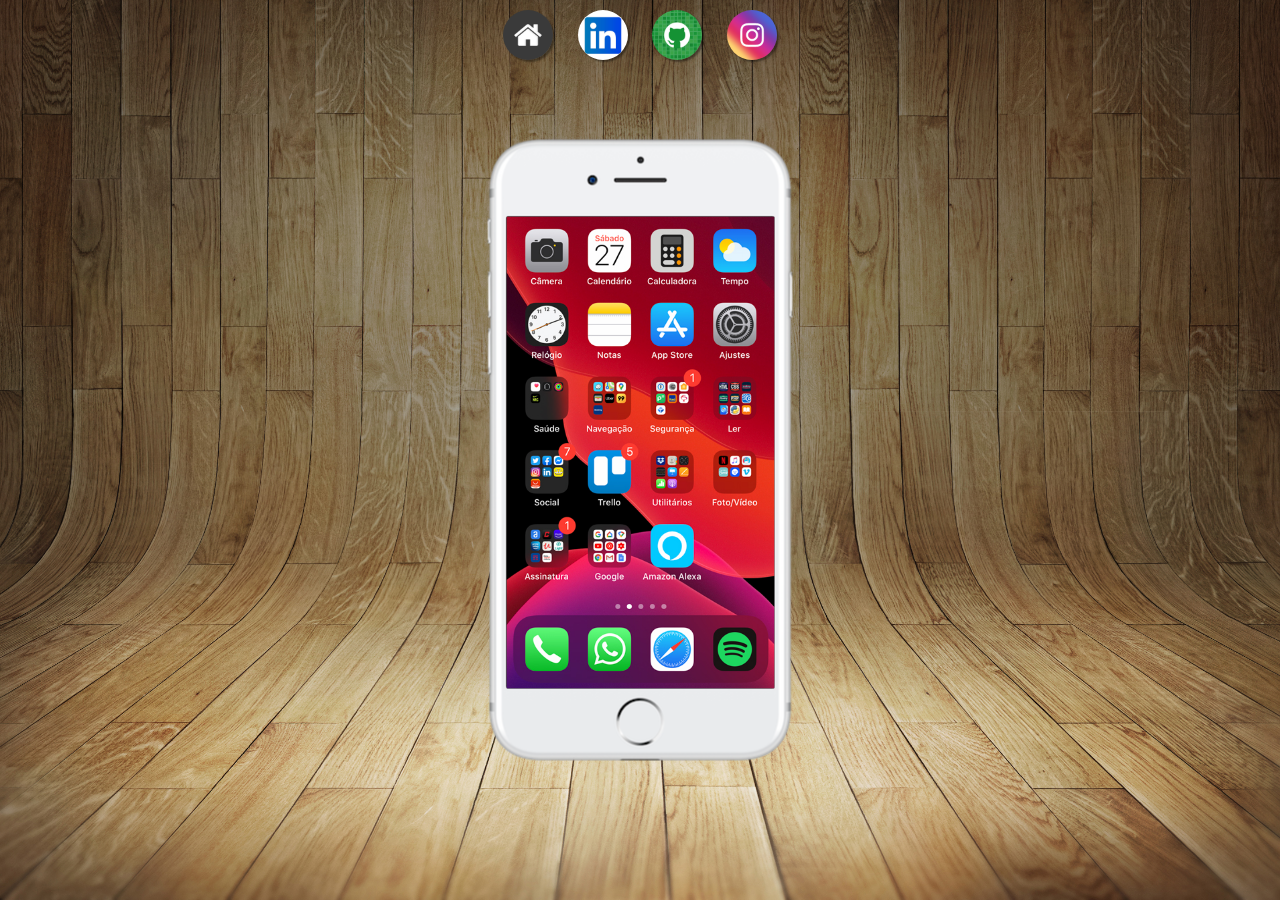
<file: index.html>
<!DOCTYPE html>
<html lang="pt-br">
<head>
    <meta charset="UTF-8">
    <meta name="viewport" content="width=device-width, initial-scale=1.0">
    <title>Projeto Rede Socias</title>
    <link rel="shortcut icon" href="favicon.ico" type="image/x-icon">
    <link rel="stylesheet" href="estilos/style.css">
</head>
<body>
    <main>
        <section id="telefone">
            <iframe src="home.html" name="tela" id="tela" frameborder="0"></iframe>

        </section>
        <section id="redes-sociais">
            <a href="home.html" target="tela"><img src="imagens/logo-home.jpg" alt="home"></a>
            <a href="linkedin.html" target="tela"><img src="imagens/logo-linkedin.jpg" alt="linkedin"></a>
            <a href="github.html" target="tela"><img src="imagens/logo-github.jpg" alt="github"></a>
            <a href="instagram.html" target="tela"><img src="imagens/logo-instagram.jpg" alt="instagram"></a>
            
            

        </section>
    </main>
</body>
</html>
</file>
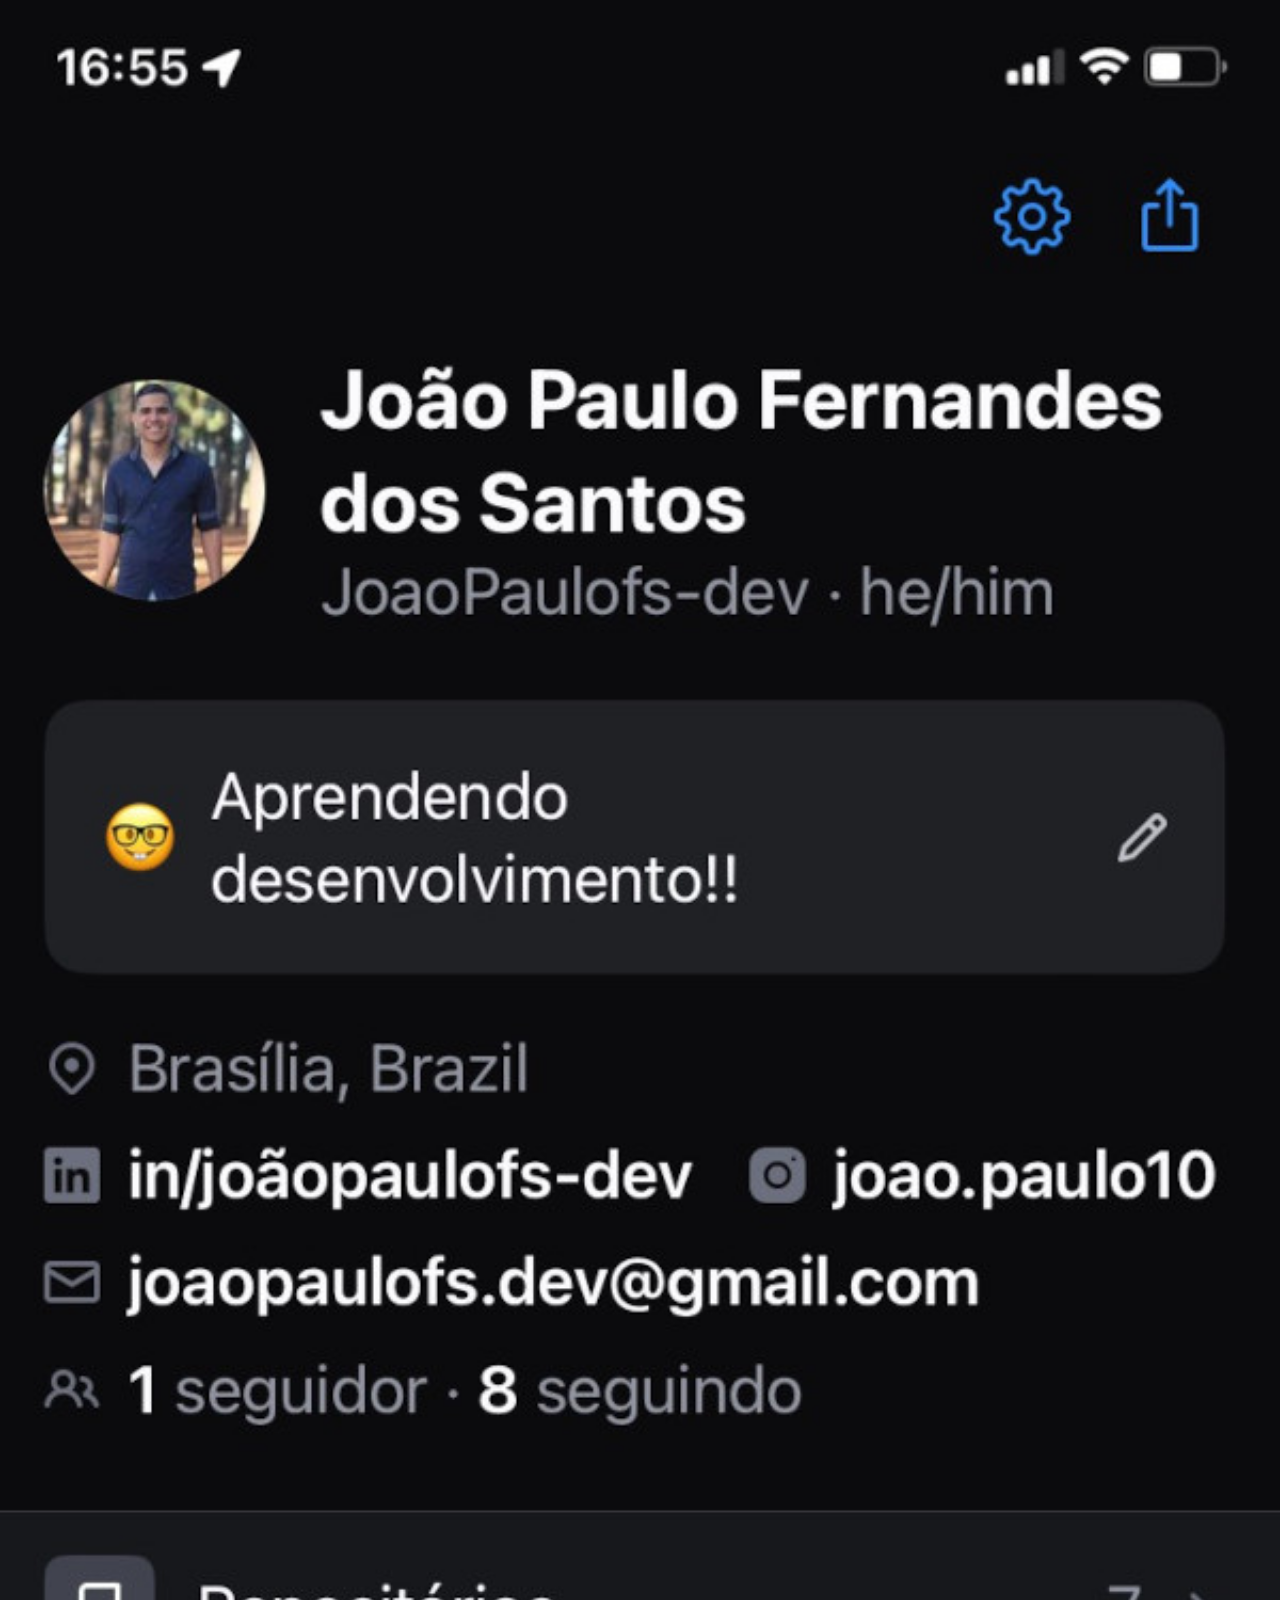
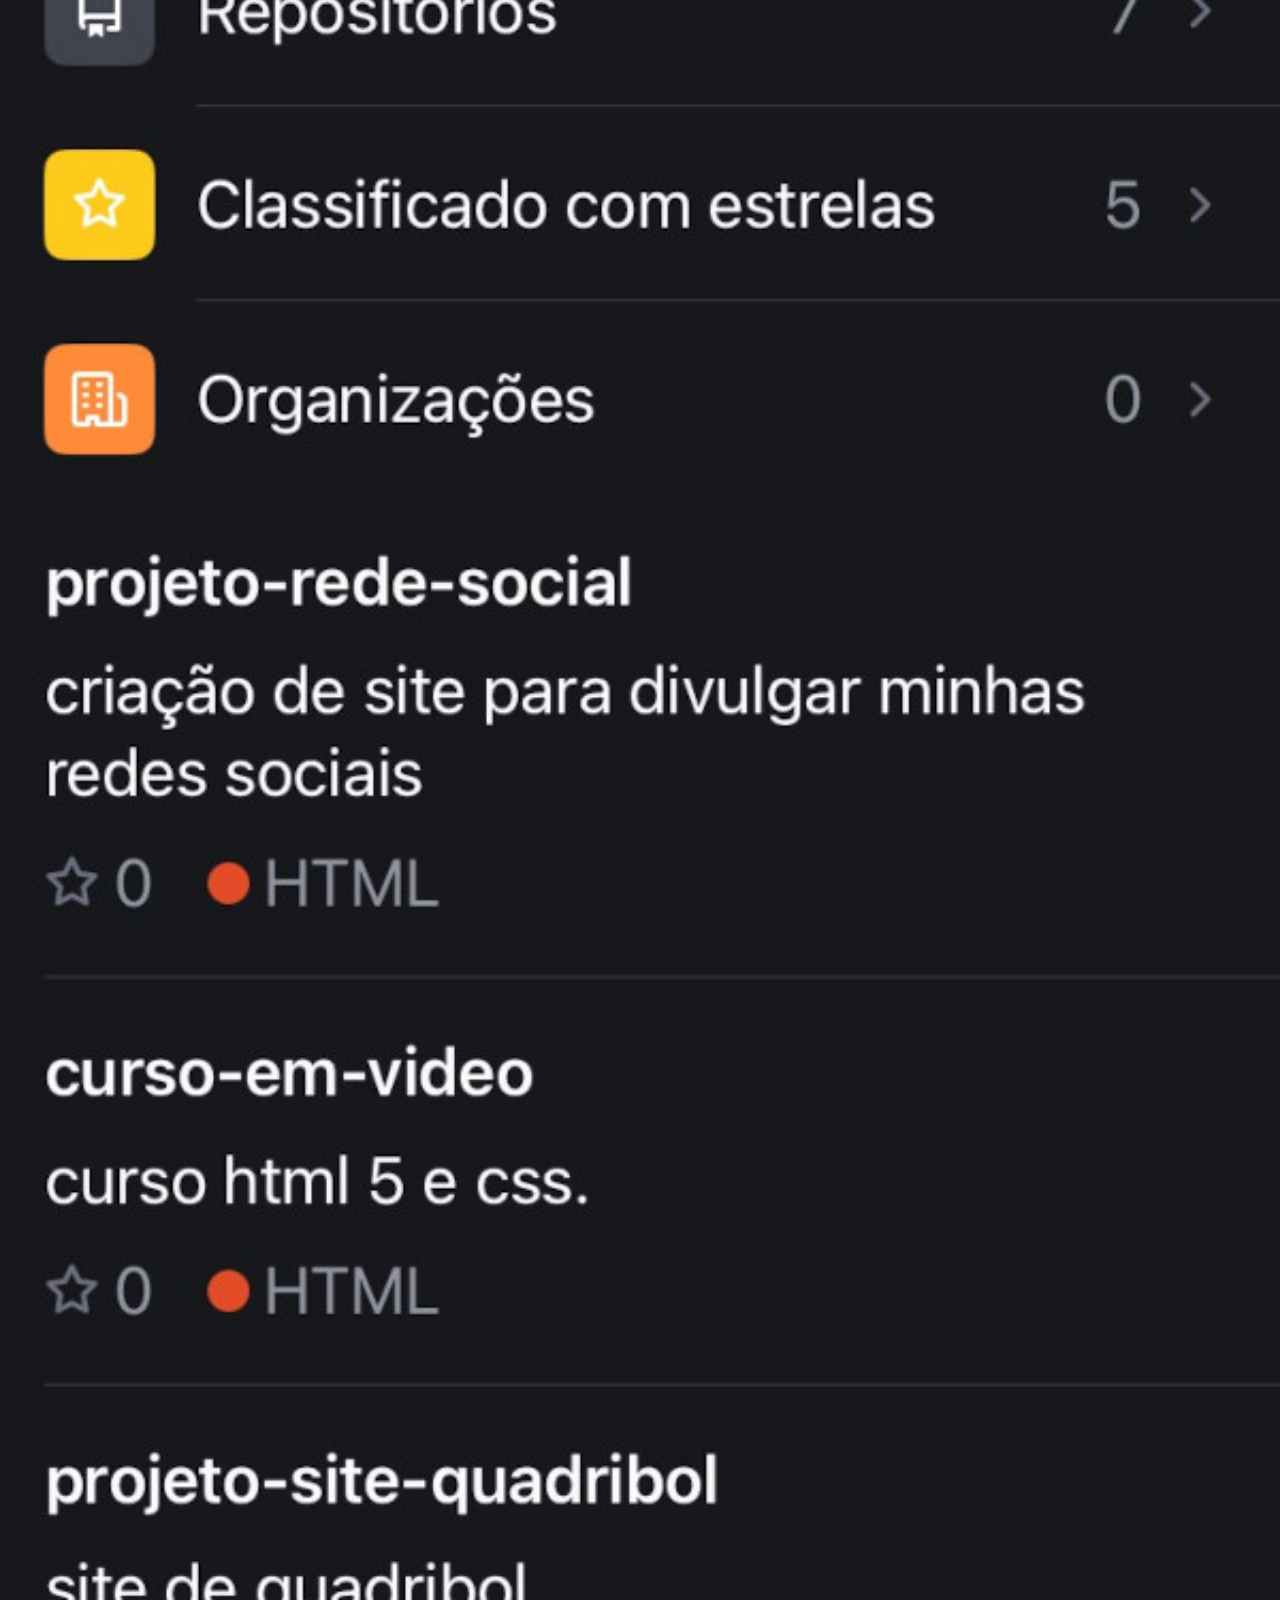
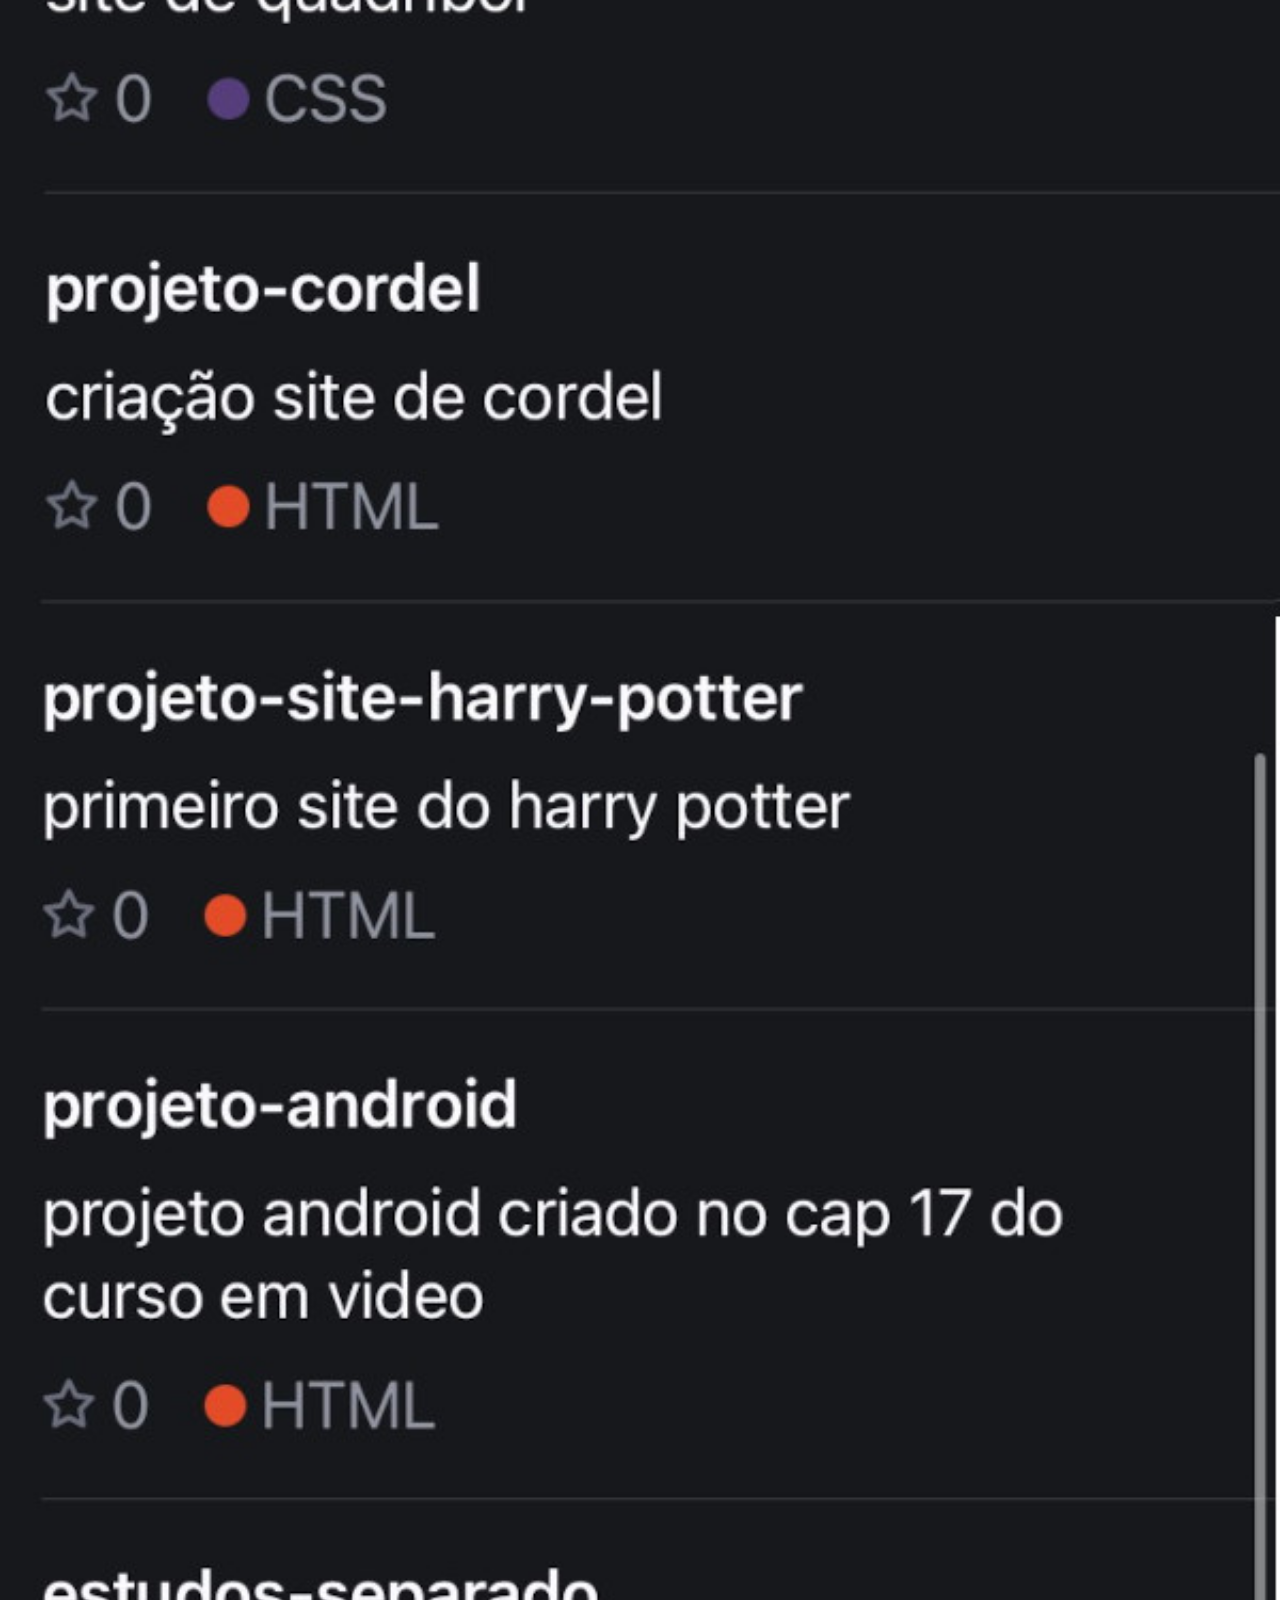
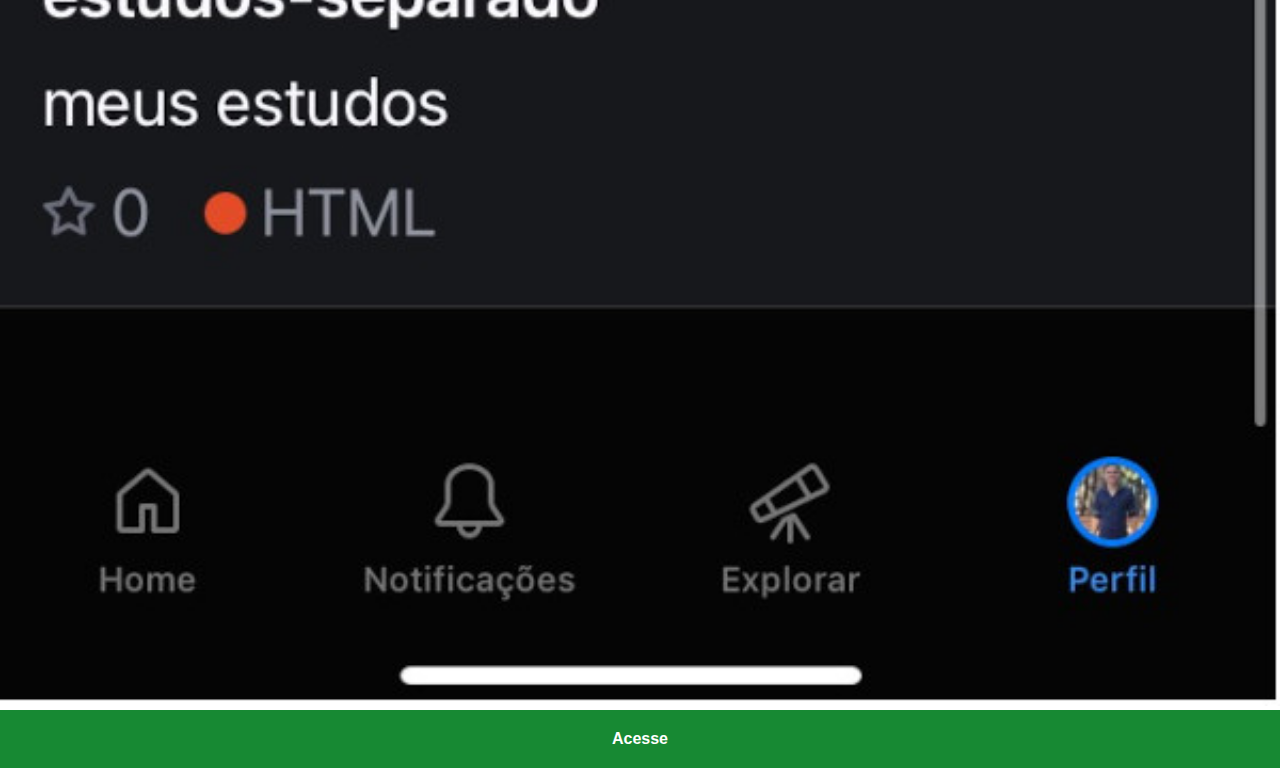
<file: github.html>
<!DOCTYPE html>
<html lang="pt-br">
<head>
    <meta charset="UTF-8">
    <meta name="viewport" content="width=device-width, initial-scale=1.0">
    <title>GitHub</title>
    <link rel="stylesheet" href="estilos/social.css">
</head>
<body>
    <img src="imagens/tela-github-jp.jpeg" alt="github">
    <a href="https://github.com/JoaoPaulofs-dev" target="_blank" class="gh">Acesse</a>
</body>
</html>
</file>
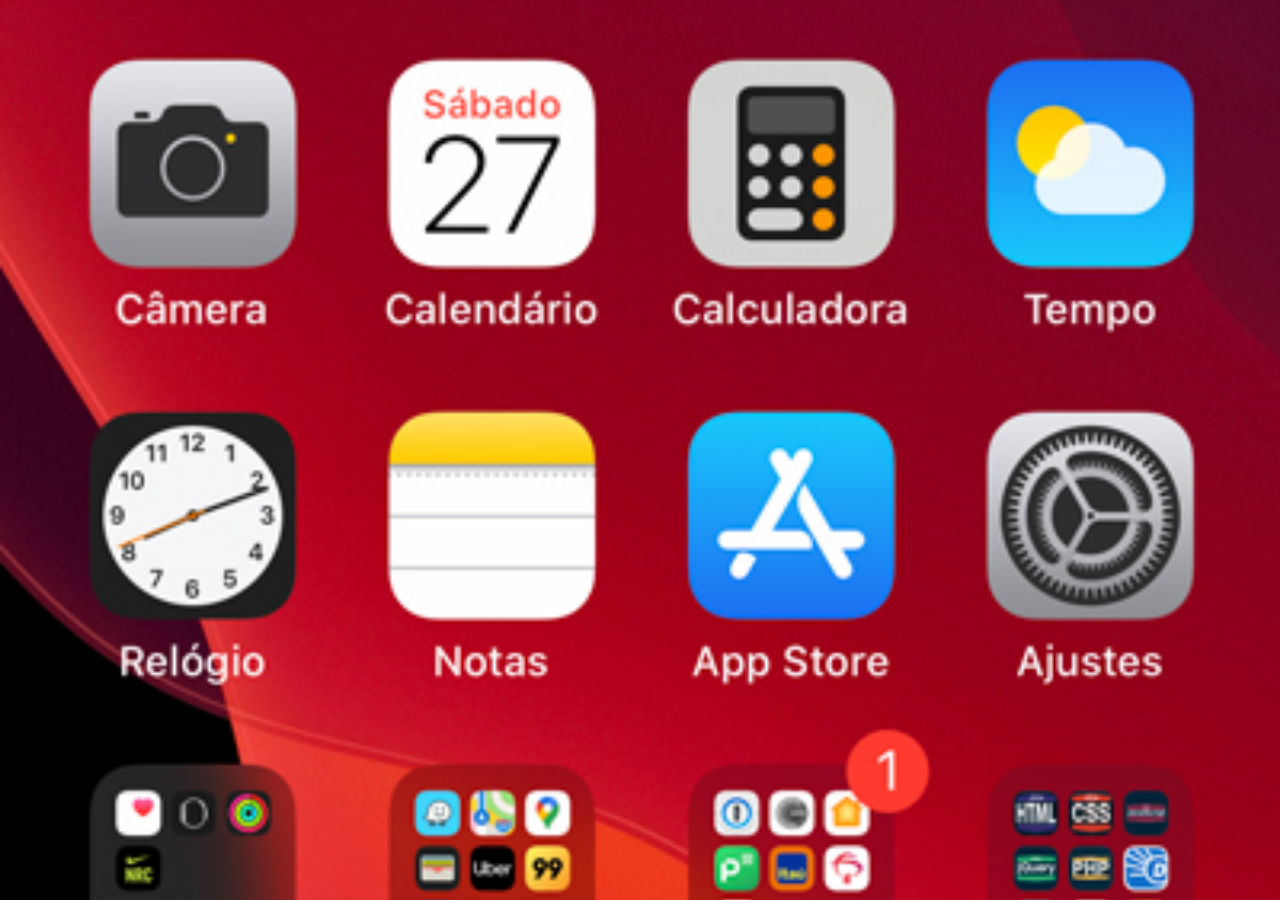
<file: home.html>
<!DOCTYPE html>
<html lang="pt-br">
<head>
    <meta charset="UTF-8">
    <meta name="viewport" content="width=device-width, initial-scale=1.0">
    <title>home</title>
    <style>
        *{
            margin: 0px;
            padding: 0px;
        }
        body{
            height: 100vh;
            width: 100vw;
            background: black url('imagens/tela-home.jpg') no-repeat top center;
            background-size: cover;
        }
    </style>
</head>
<body>
    
</body>
</html>
</file>
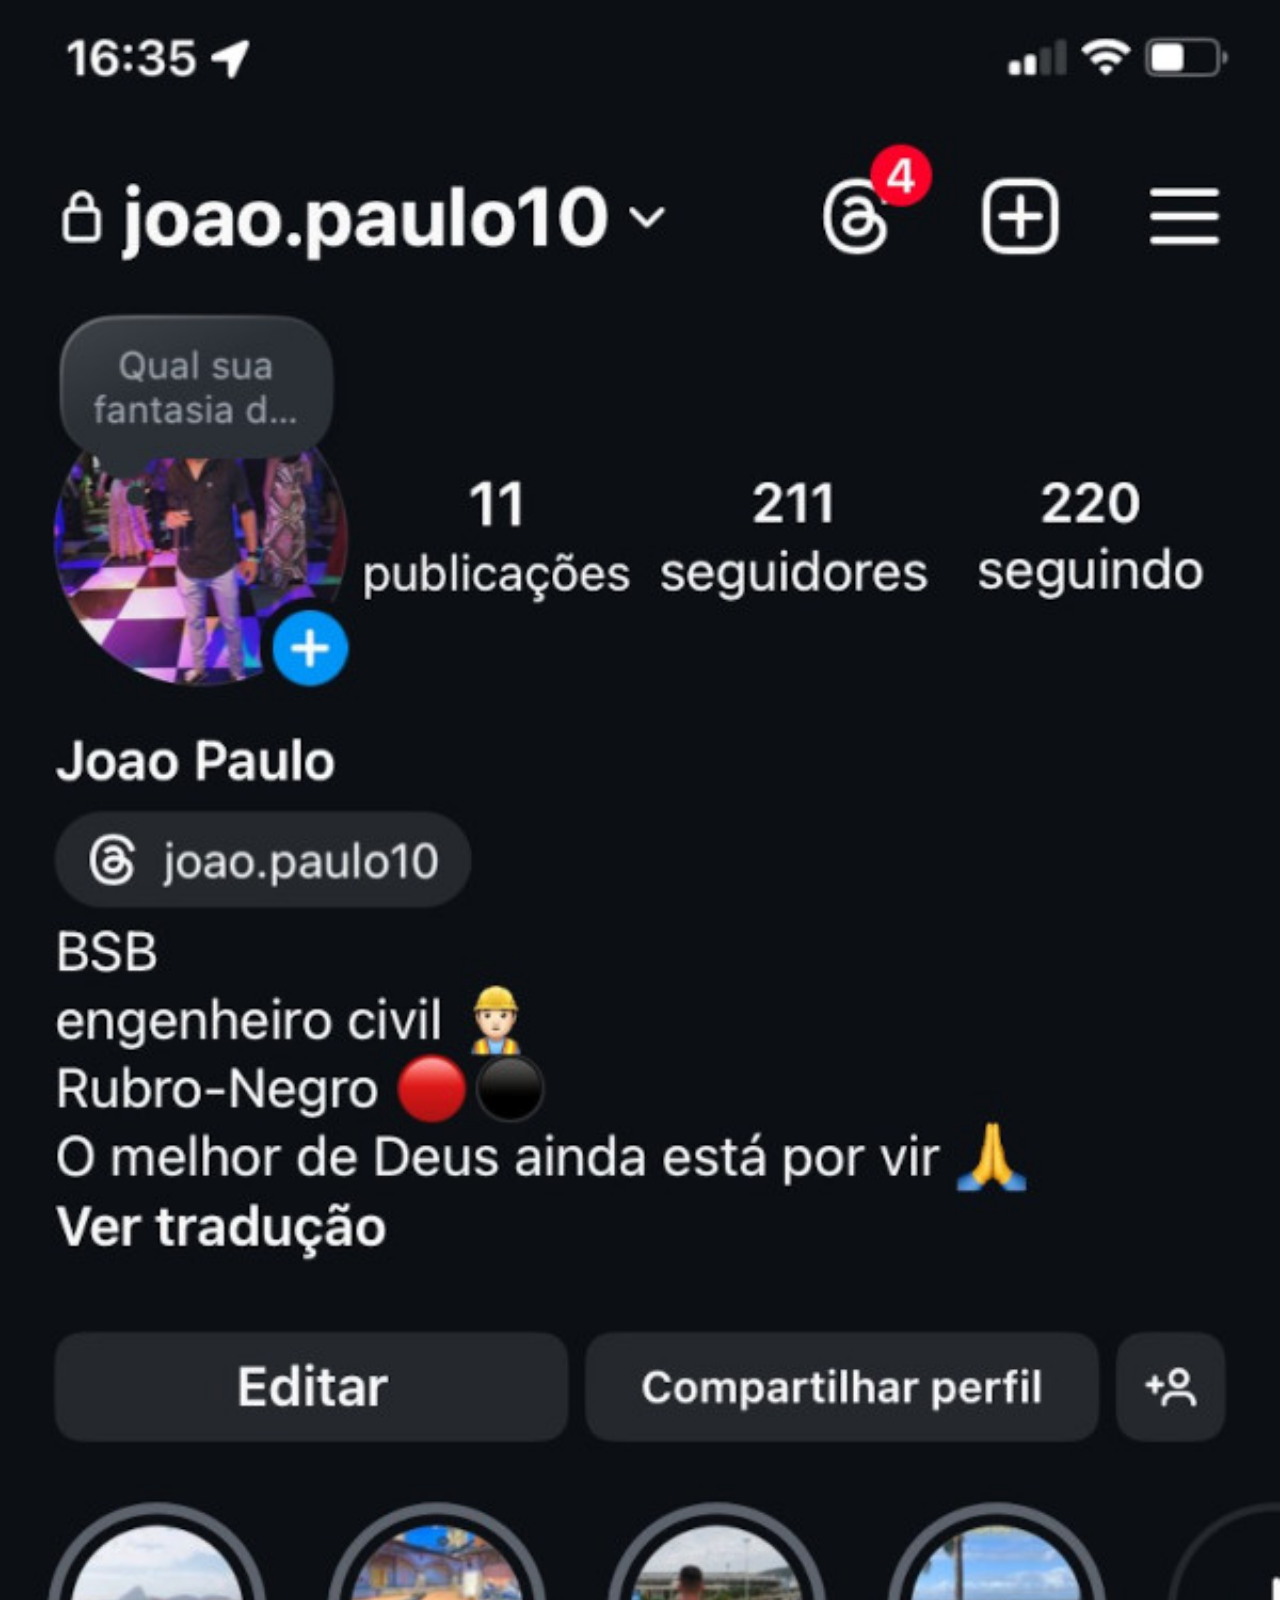
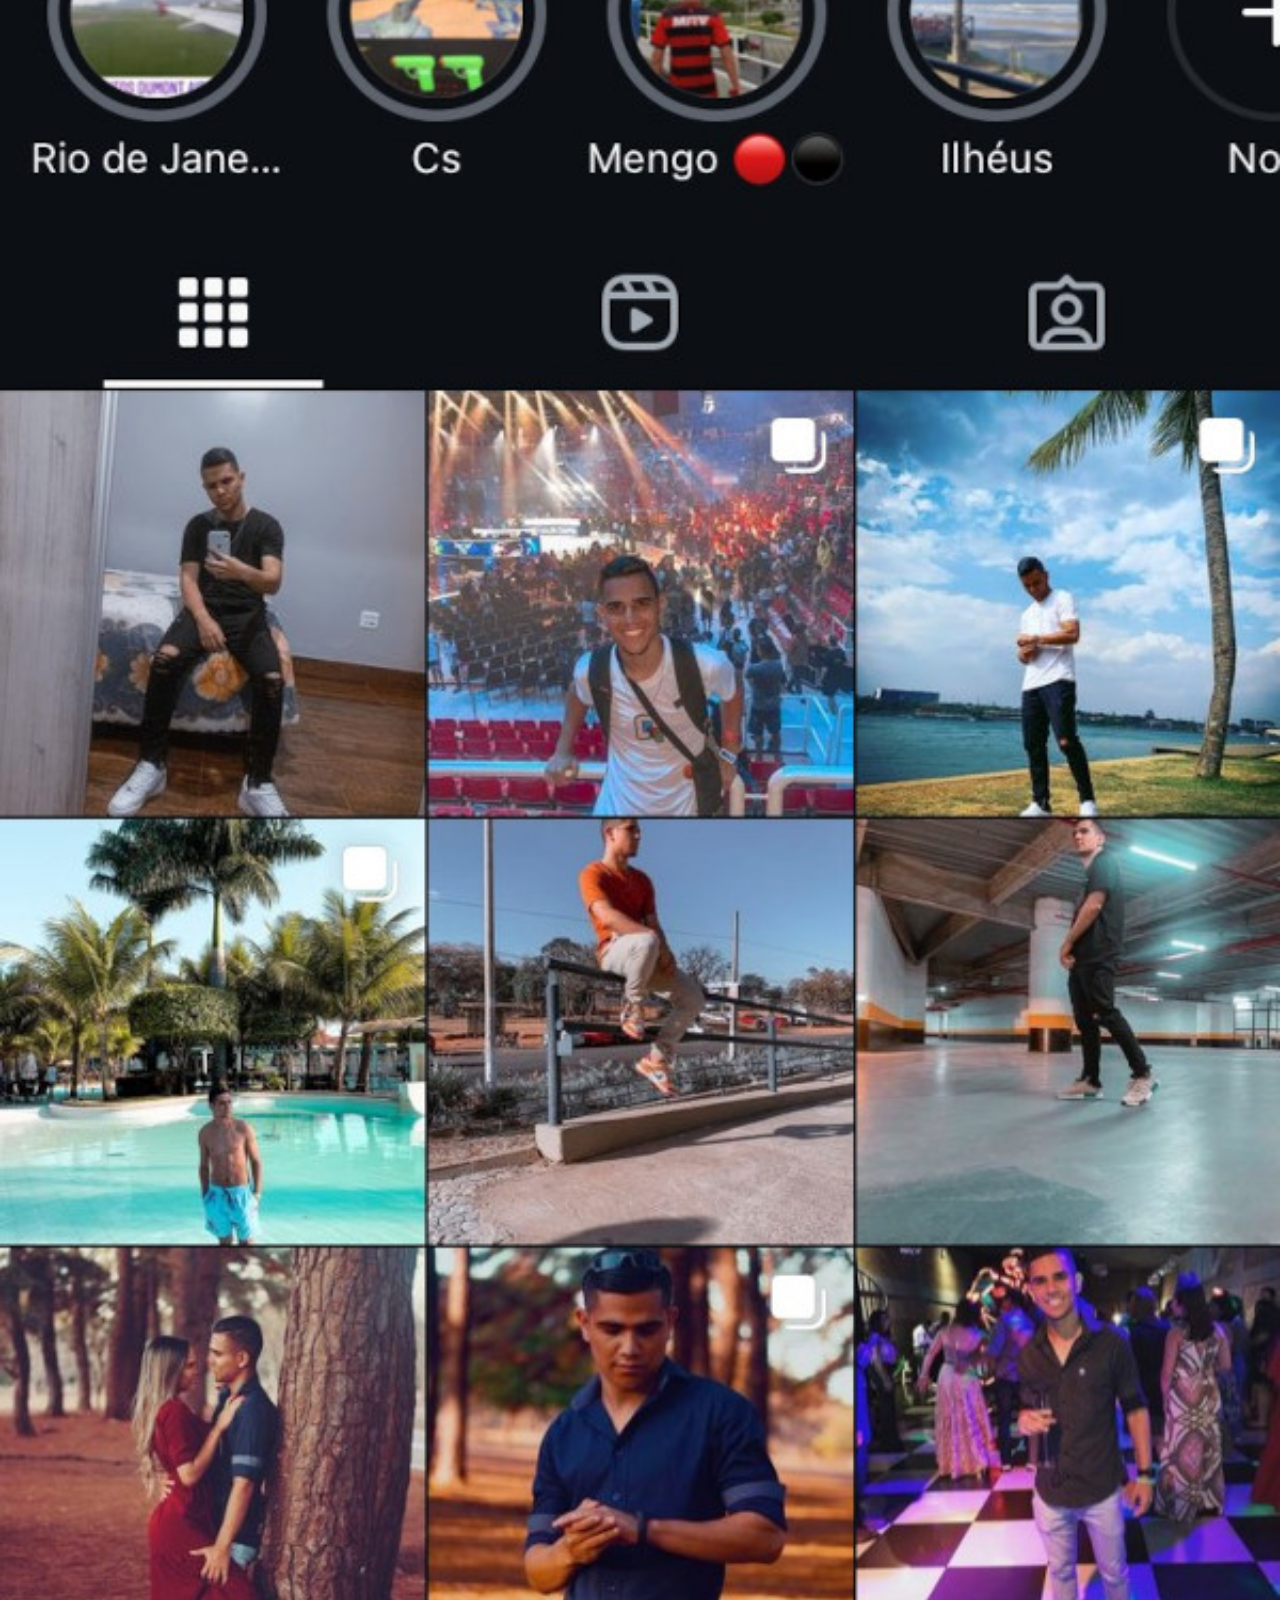
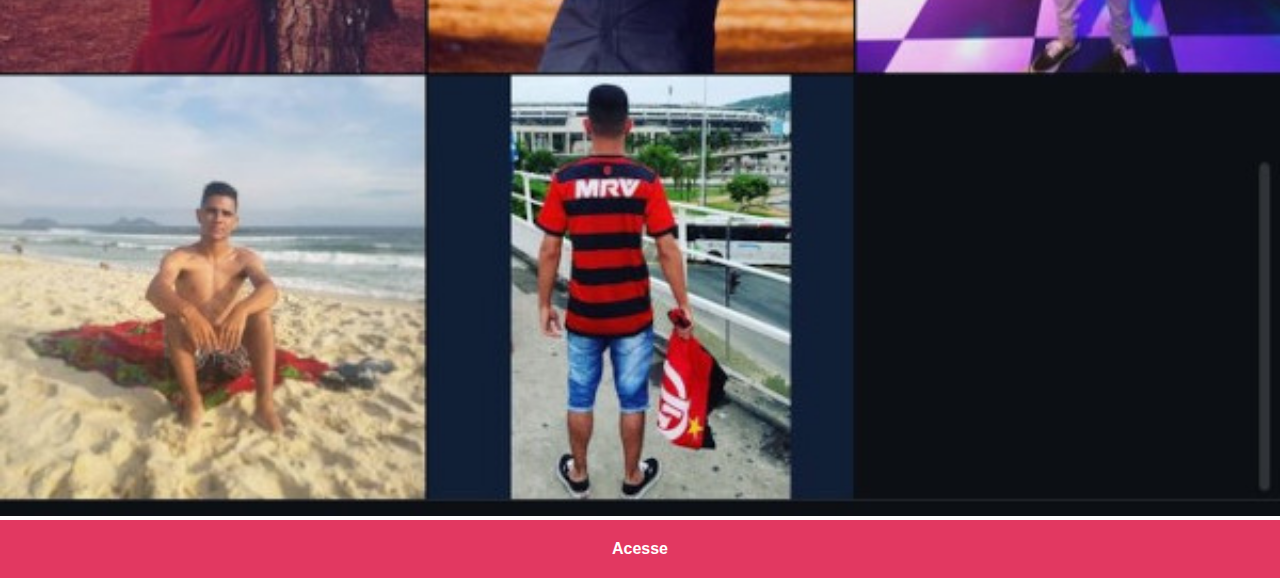
<file: instagram.html>
<!DOCTYPE html>
<html lang="pt-br">
<head>
    <meta charset="UTF-8">
    <meta name="viewport" content="width=device-width, initial-scale=1.0">
    <title>instagram</title>
    <link rel="stylesheet" href="estilos/social.css">
</head>
<body>
    <img src="imagens/tela-instagram-jp.jpg" alt="instagram">
    <a href="https://www.instagram.com/joao.paulo10/" target="_blank" class="it">Acesse</a>
</body>
</html>
</file>
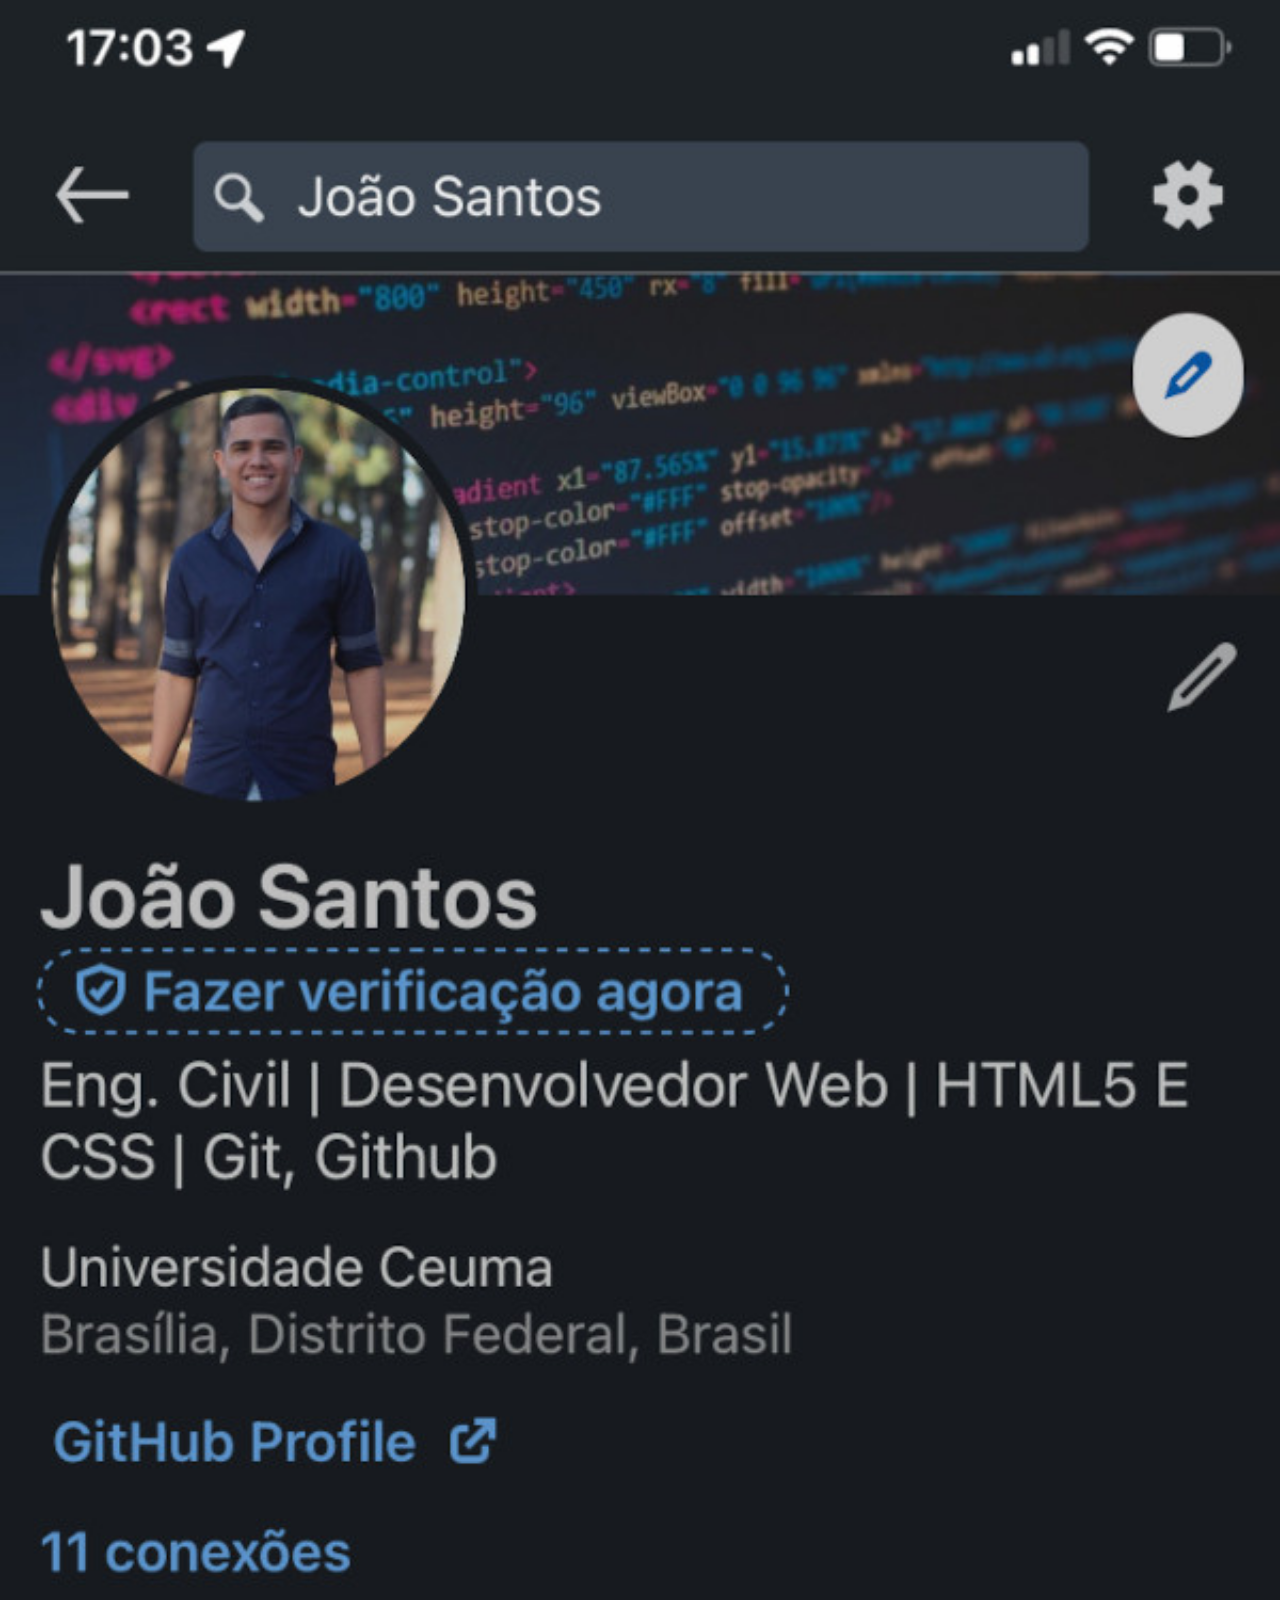
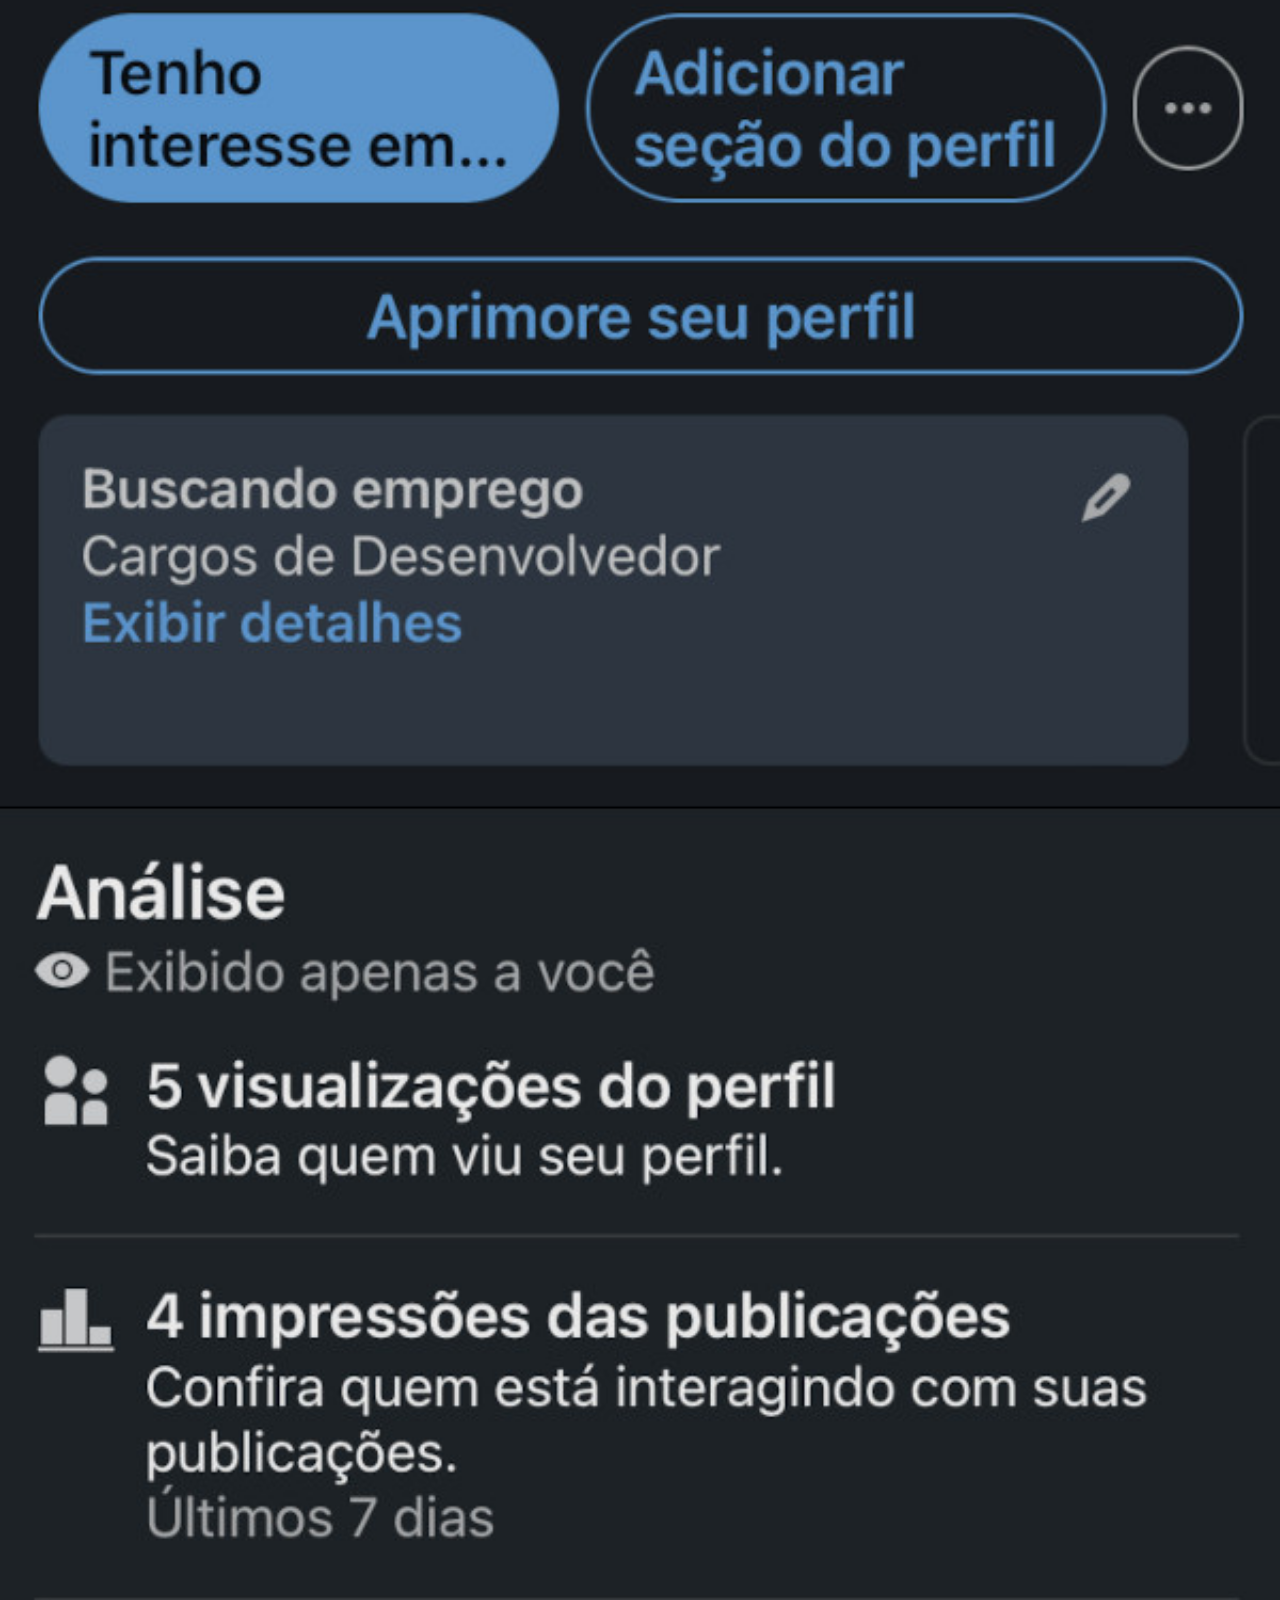
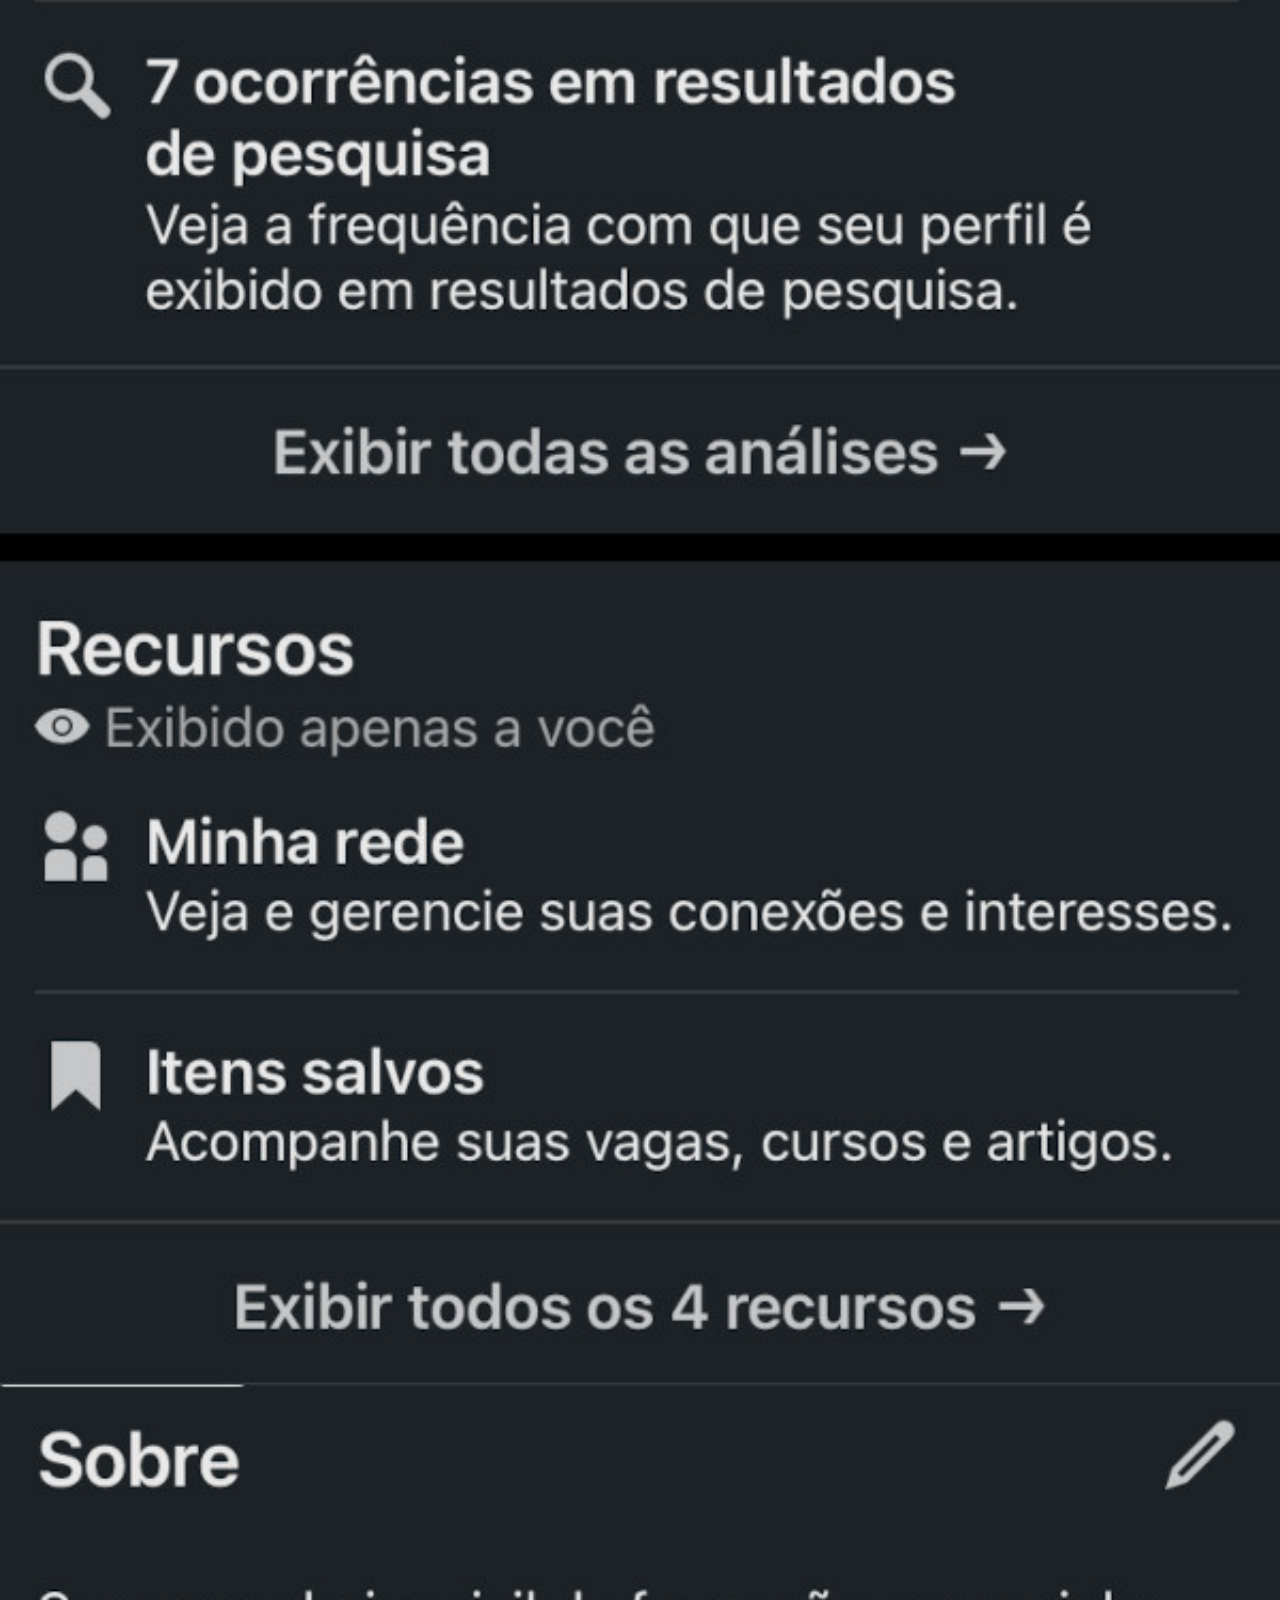
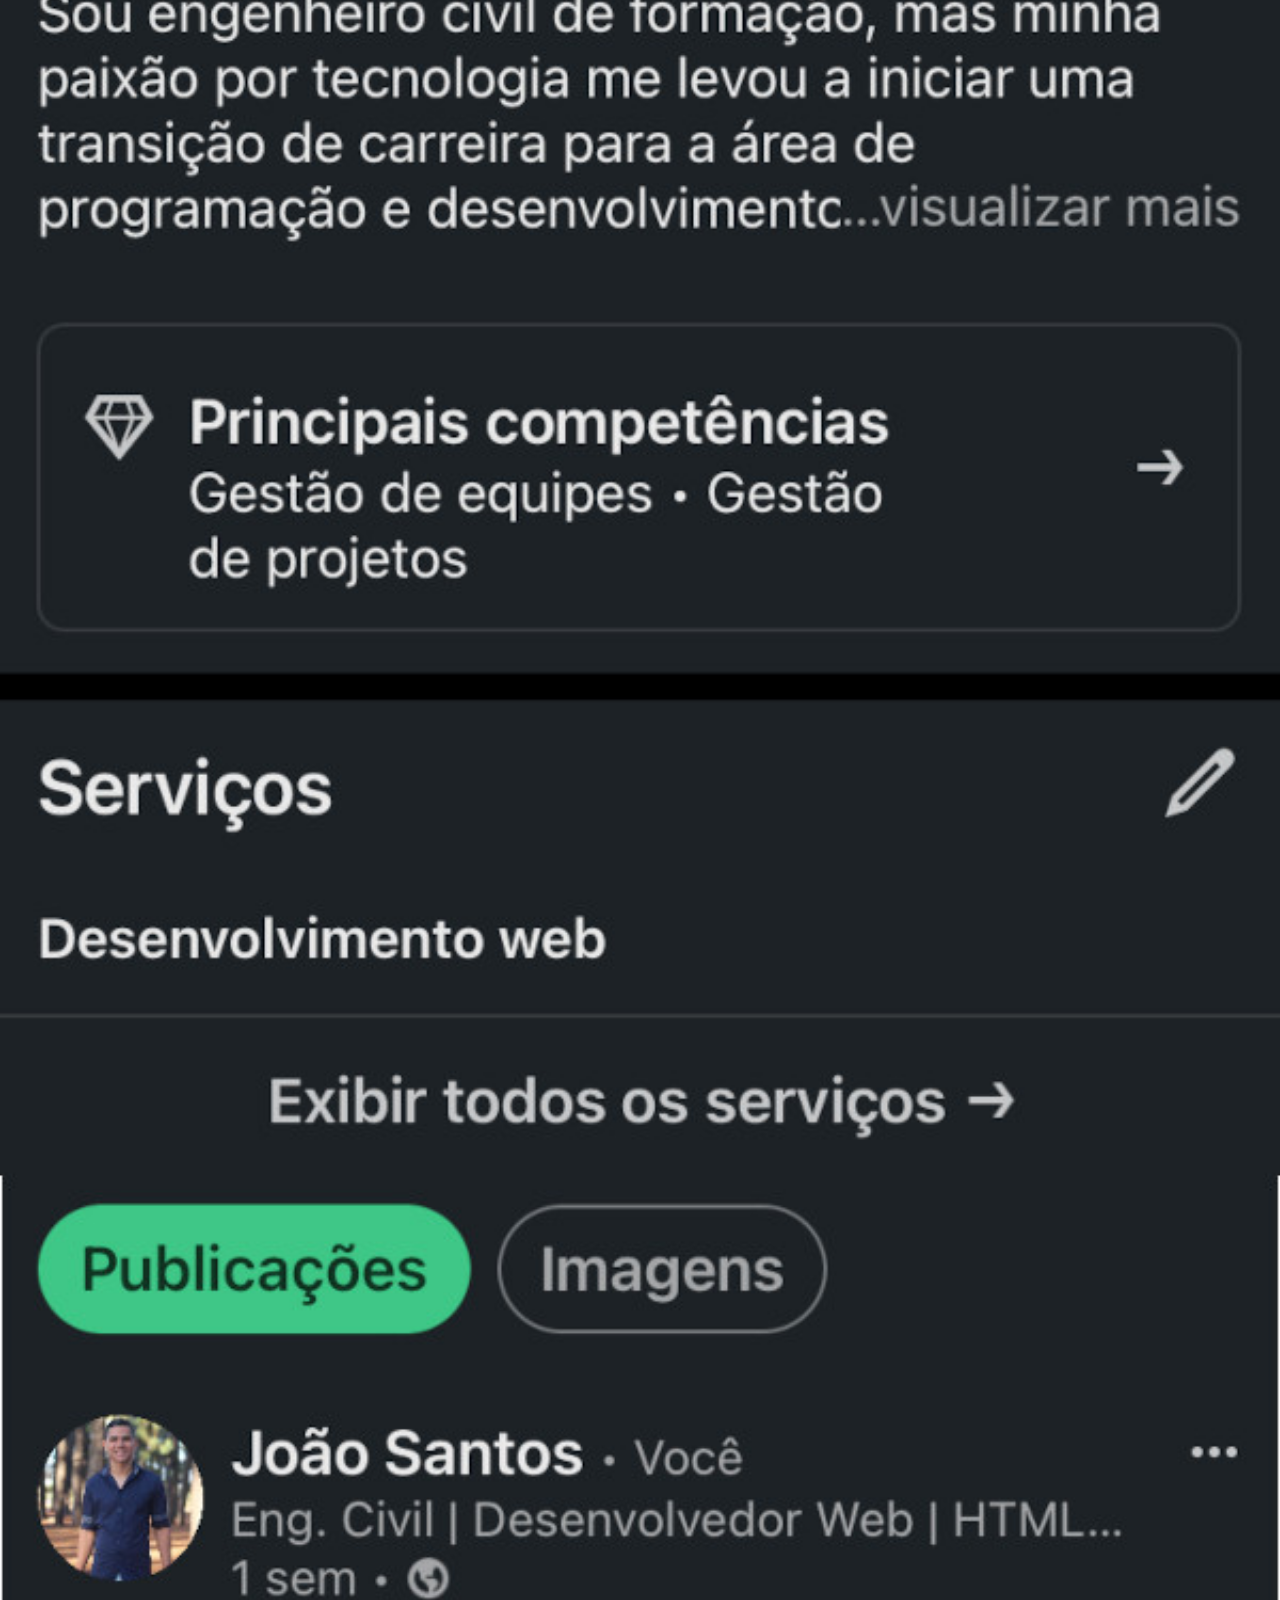
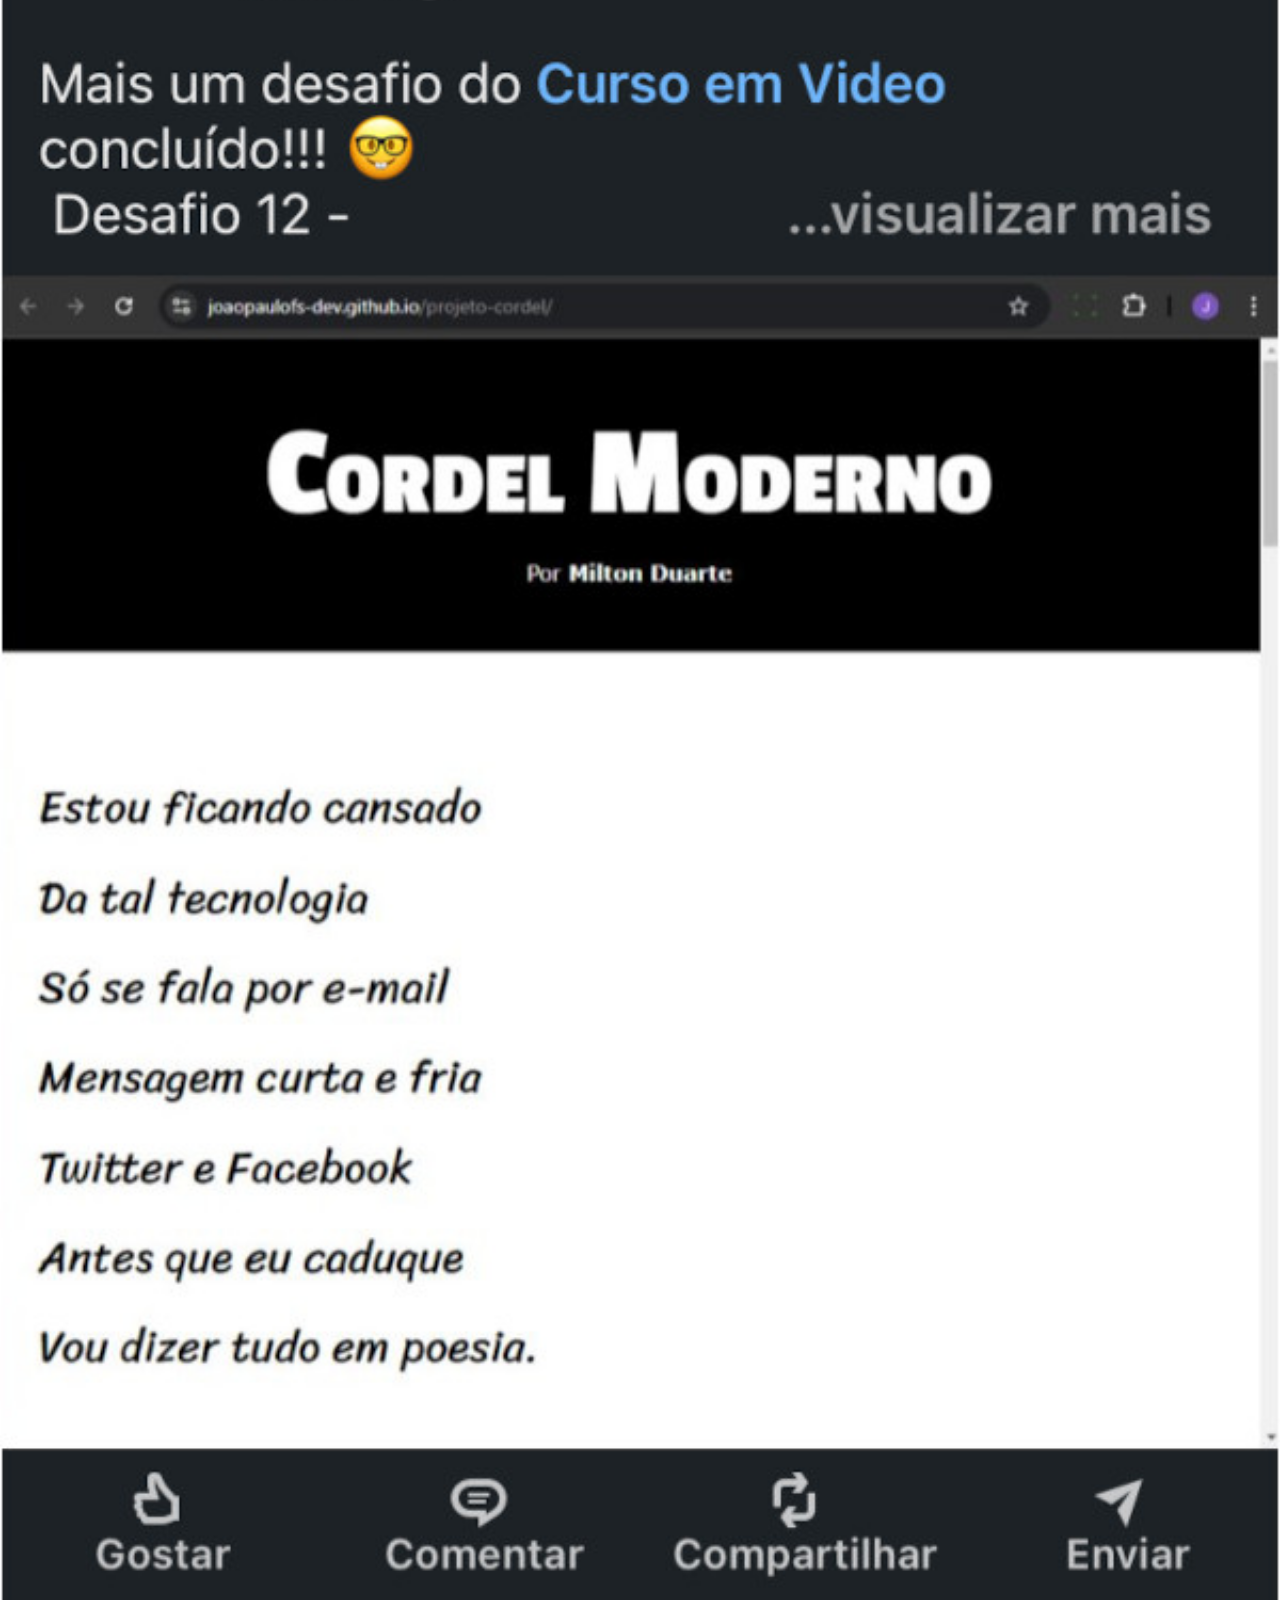
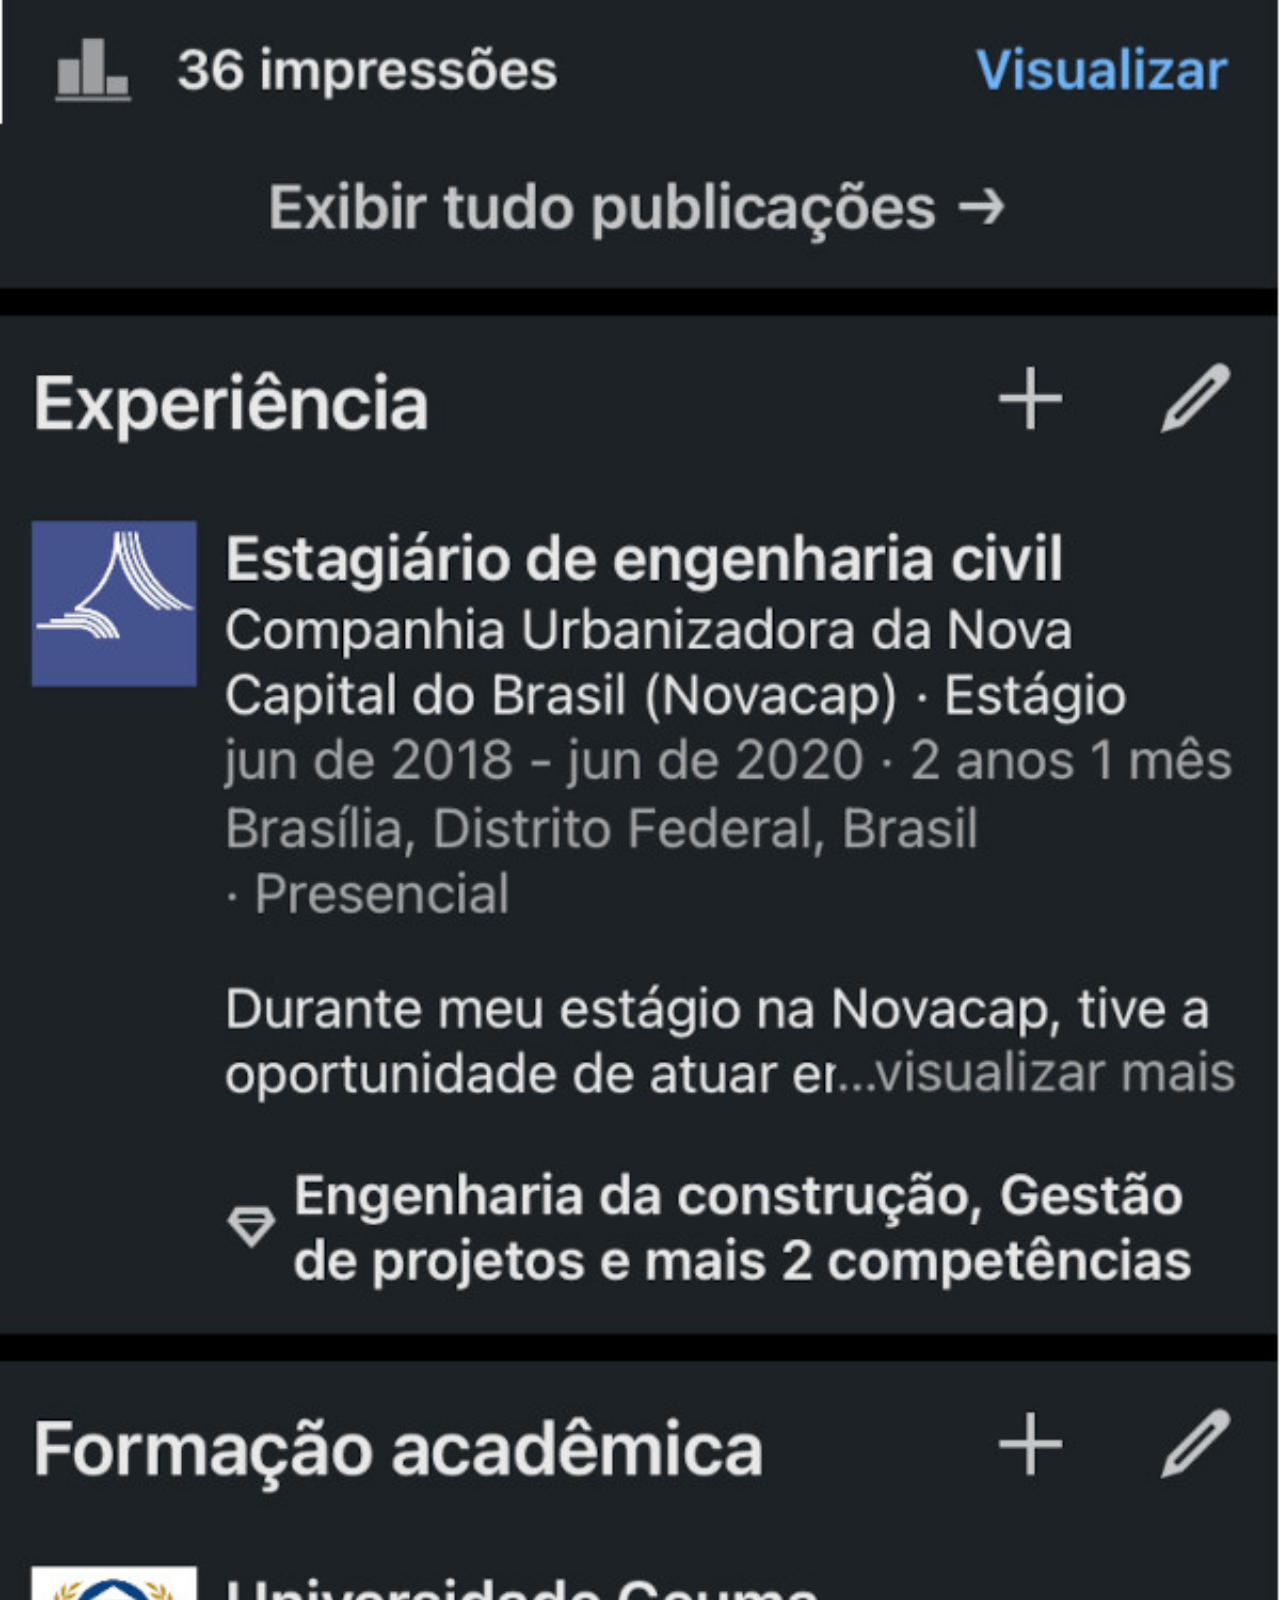
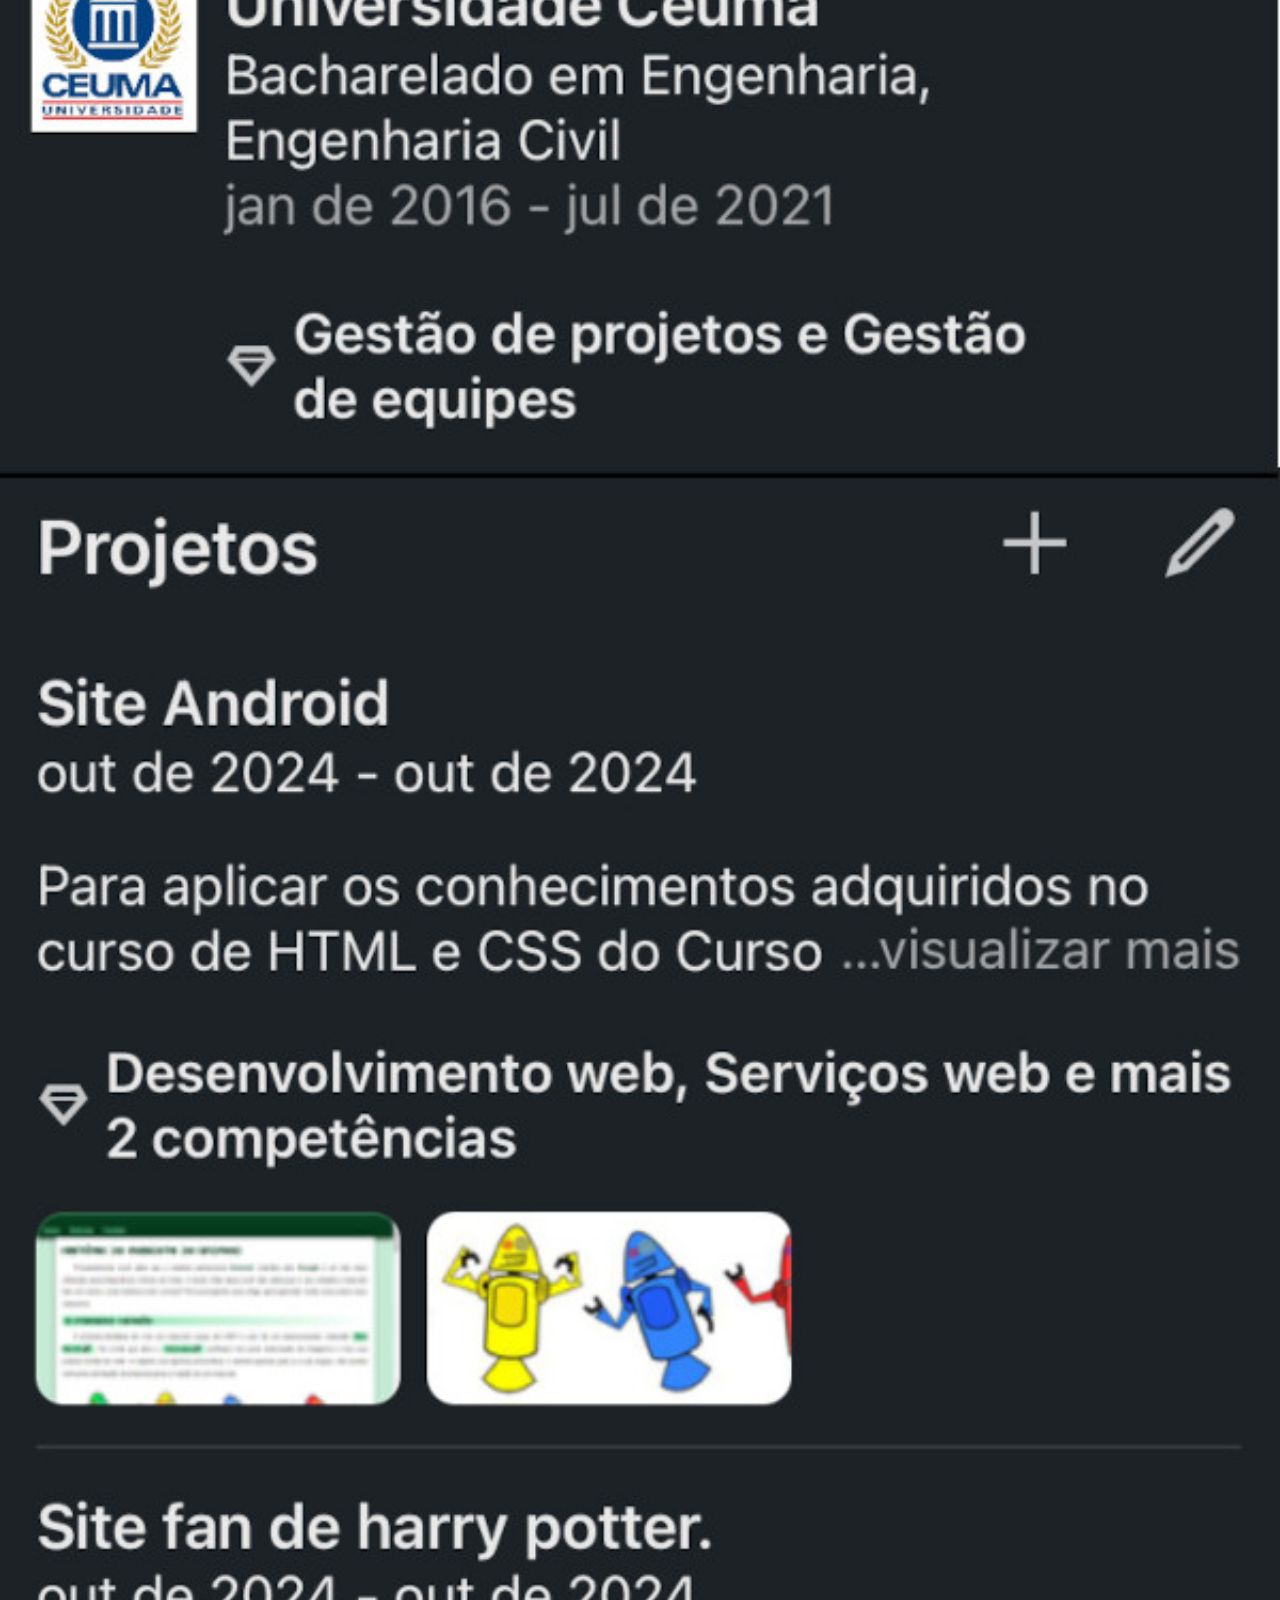
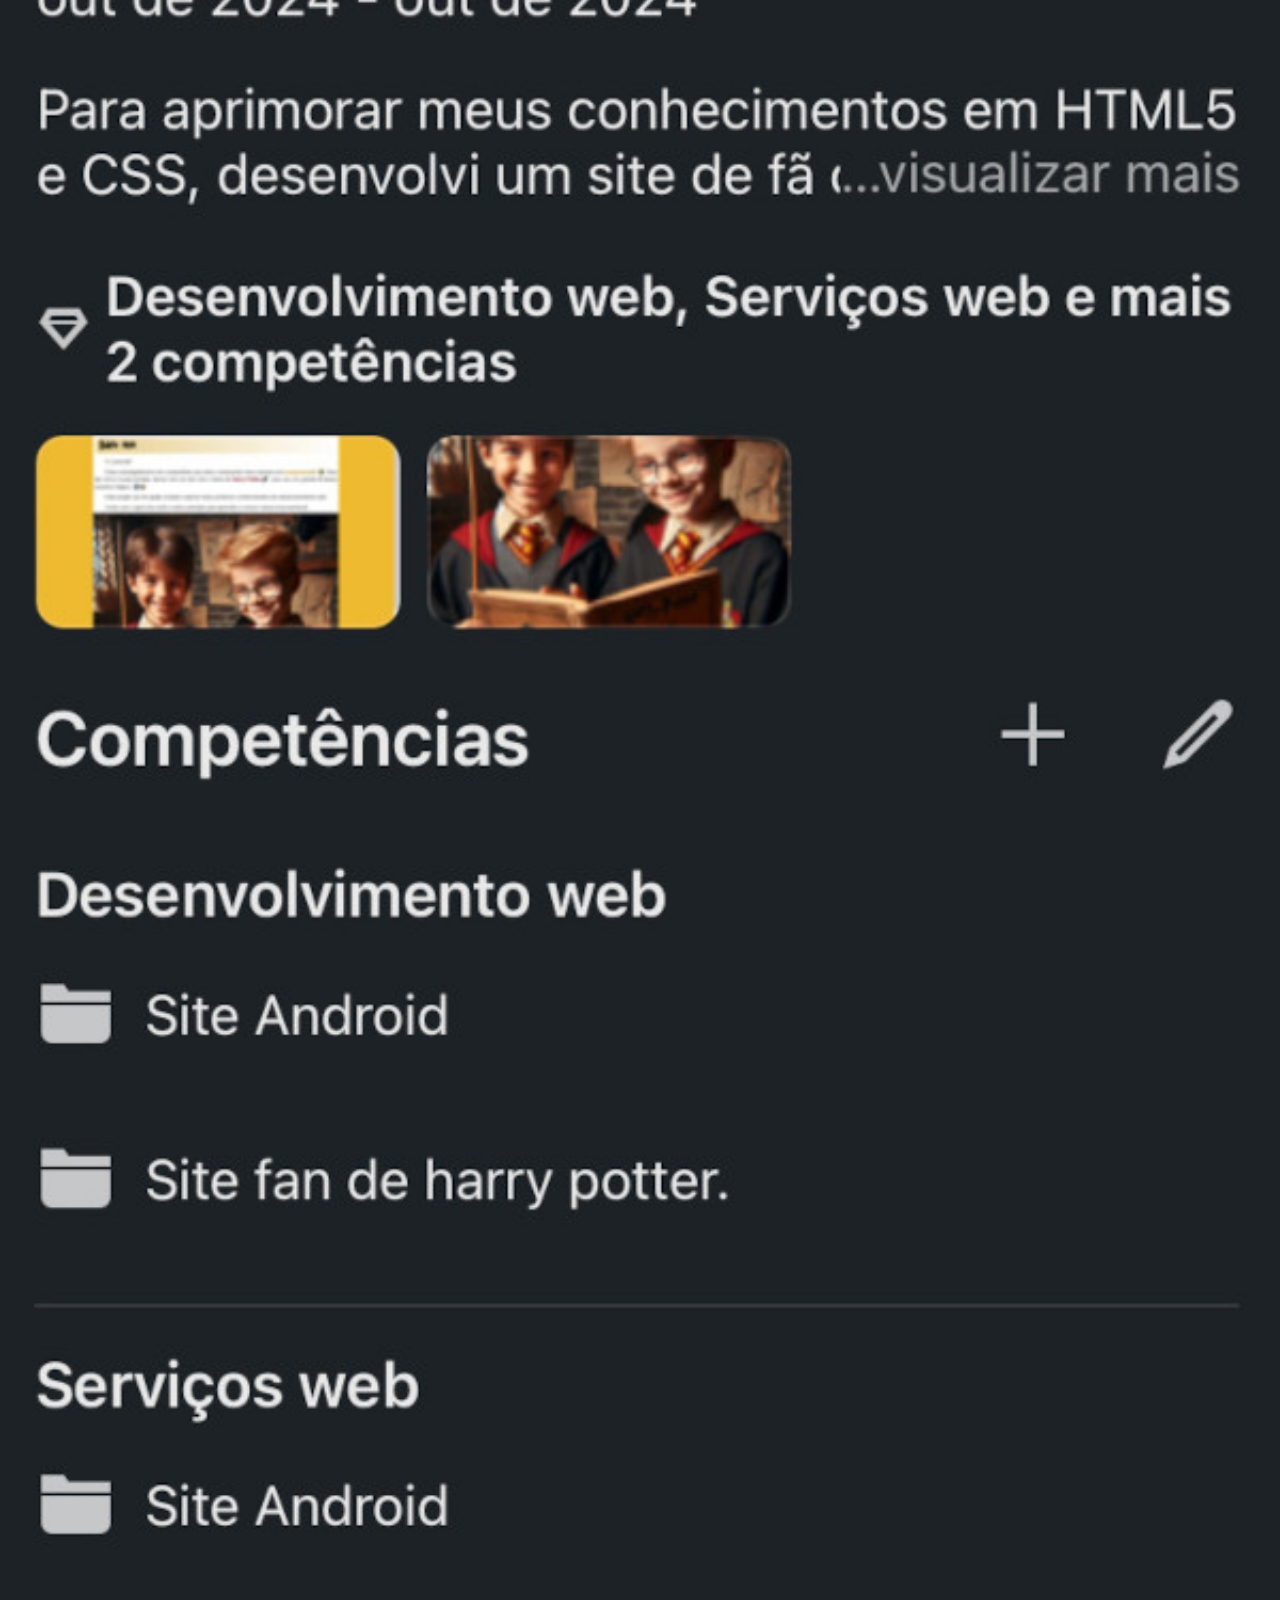
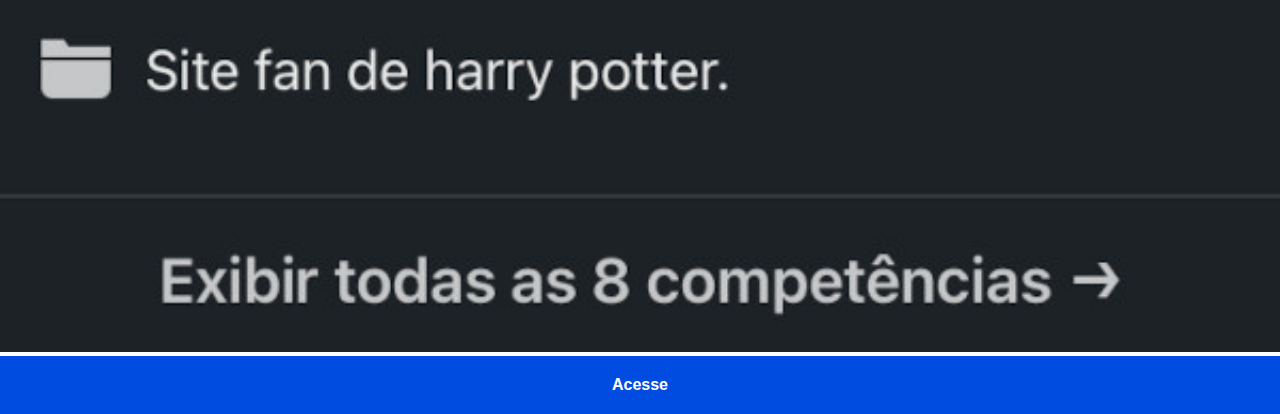
<file: linkedin.html>
<!DOCTYPE html>
<html lang="pt-br">
<head>
    <meta charset="UTF-8">
    <meta name="viewport" content="width=device-width, initial-scale=1.0">
    <title>pagina linkedin</title>
    <link rel="stylesheet" href="estilos/social.css">
</head>
<body>
    <img src="imagens/tela-linkedin.jpg" alt="">
    <a href="https://www.linkedin.com/in/joaopaulofs-dev/" target="_blank" class="lk">Acesse</a>
</body>
</html>
</file>
<file: estilos/style.css>
@charset "UTF-8";

*{
    margin: 0px;
    padding: 0px;
    font-family: Arial, Helvetica, sans-serif;
}

html, body{
    height: 100vh;
    width: 100vw;
    background: url('../imagens/fundo-madeira.jpg') no-repeat bottom center;
    background-size: cover;
    background-attachment: fixed;
}
main{
    height: 100vh;
    position: relative;
}
section#telefone{
    position: absolute;
    top: 50%;
    left: 50%;
    transform: translate(-50%, -50%);

    height: 627px;
    width: 311px;
    background: url('../imagens/frame-iphone.png') no-repeat;
}
iframe#tela{
    position: relative;
    top: 80px;
    left: 22px;
    height: 472px;
    width: 268px;
}
section#redes-sociais{
    text-align: center;
}
section#redes-sociais img{
    width: 50px;
    margin: 10px;
    border-radius: 50%;
    box-shadow: 2px 2px 2px rgba(0, 0, 0, 0.4);
    box-sizing: border-box;

}
section#redes-sociais img:hover{
    border: 2px solid white;
    transform: translate(-4px, -4px);
    box-shadow: 5px 5px 10px rgba(0, 0, 0, 0.61);
    transition: 0.5s;
}
</file>
<file: estilos/social.css>
@charset "UTF-8";

*{
    margin: 0px;
    padding: 0px;
    font-family: Arial, Helvetica, sans-serif;
}
::-webkit-scrollbar{
    width: 0px;
    height: 0px;
}
img{
    width: 100vw;


}
a{
    display: block;
    color: white;
    padding: 20px;
    text-align: center;
    font-weight: bolder;
    text-decoration: none;

}
a.lk{
    background-color: #004CE1;

}
a.lk:hover{
    background-color: #0075BD;
}
a.gh{
    background-color: #178933;

}
a.gh:hover{
    background-color: #3FA757;
}
a.it{
    background-color: #E23861;

}
a.it:hover{
    background-color: #D52F88;
    
}
a.tt{
    background-color: #004CE1;

}
a.tt:hover{
    background-color: #0075BD;
}
</file>
